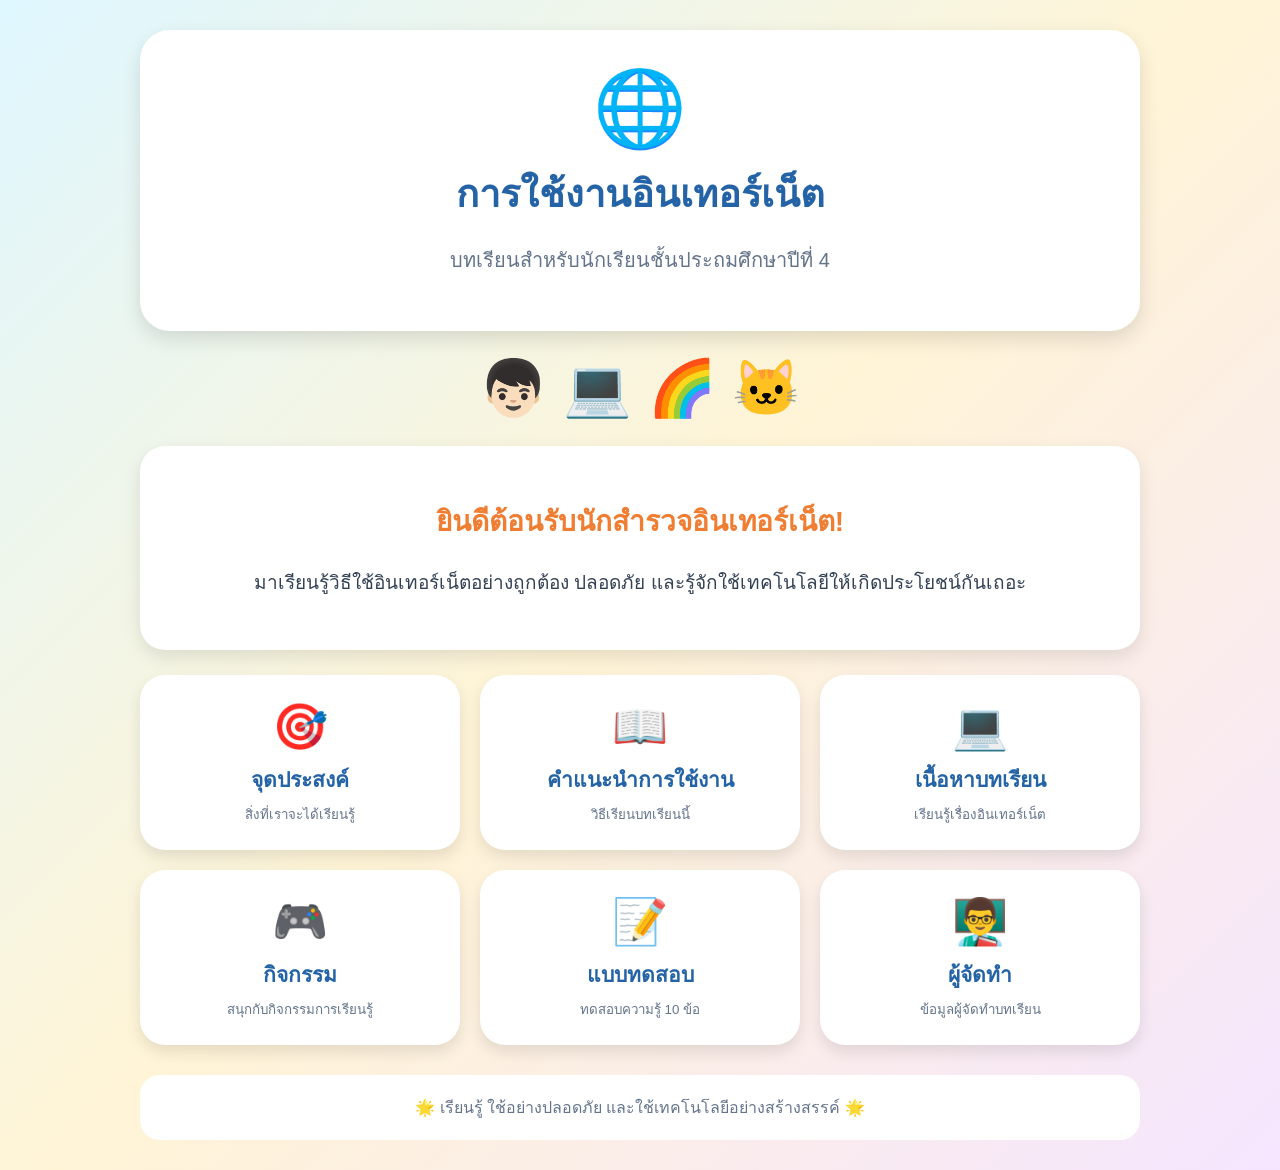
<file: index.html>
<!DOCTYPE html>
<html lang="th">
<head>
<meta charset="UTF-8">
<meta name="viewport" content="width=device-width, initial-scale=1.0">
<title>การใช้งานอินเทอร์เน็ต ป.4</title>
<link rel="stylesheet" href="style.css">
</head>

<body>

<div class="container">

<header>
    <div class="logo">🌐</div>
    <h1>การใช้งานอินเทอร์เน็ต</h1>
    <p>บทเรียนสำหรับนักเรียนชั้นประถมศึกษาปีที่ 4</p>
</header>

<div class="cartoon">👦🏻 💻 🌈 🐱</div>

<section class="welcome">
    <h2>ยินดีต้อนรับนักสำรวจอินเทอร์เน็ต!</h2>
    <p>
        มาเรียนรู้วิธีใช้อินเทอร์เน็ตอย่างถูกต้อง ปลอดภัย
        และรู้จักใช้เทคโนโลยีให้เกิดประโยชน์กันเถอะ
    </p>
</section>

<div class="menu">

<a href="objective.html">
    <span>🎯</span>
    <b>จุดประสงค์</b>
    <small>สิ่งที่เราจะได้เรียนรู้</small>
</a>

<a href="guide.html">
    <span>📖</span>
    <b>คำแนะนำการใช้งาน</b>
    <small>วิธีเรียนบทเรียนนี้</small>
</a>

<a href="content.html">
    <span>💻</span>
    <b>เนื้อหาบทเรียน</b>
    <small>เรียนรู้เรื่องอินเทอร์เน็ต</small>
</a>

<a href="activity.html">
    <span>🎮</span>
    <b>กิจกรรม</b>
    <small>สนุกกับกิจกรรมการเรียนรู้</small>
</a>

<a href="quiz.html">
    <span>📝</span>
    <b>แบบทดสอบ</b>
    <small>ทดสอบความรู้ 10 ข้อ</small>
</a>

<a href="author.html">
    <span>👨‍🏫</span>
    <b>ผู้จัดทำ</b>
    <small>ข้อมูลผู้จัดทำบทเรียน</small>
</a>

</div>

<footer>
    🌟 เรียนรู้ ใช้อย่างปลอดภัย และใช้เทคโนโลยีอย่างสร้างสรรค์ 🌟
</footer>

</div>

</body>
</html>
</file>
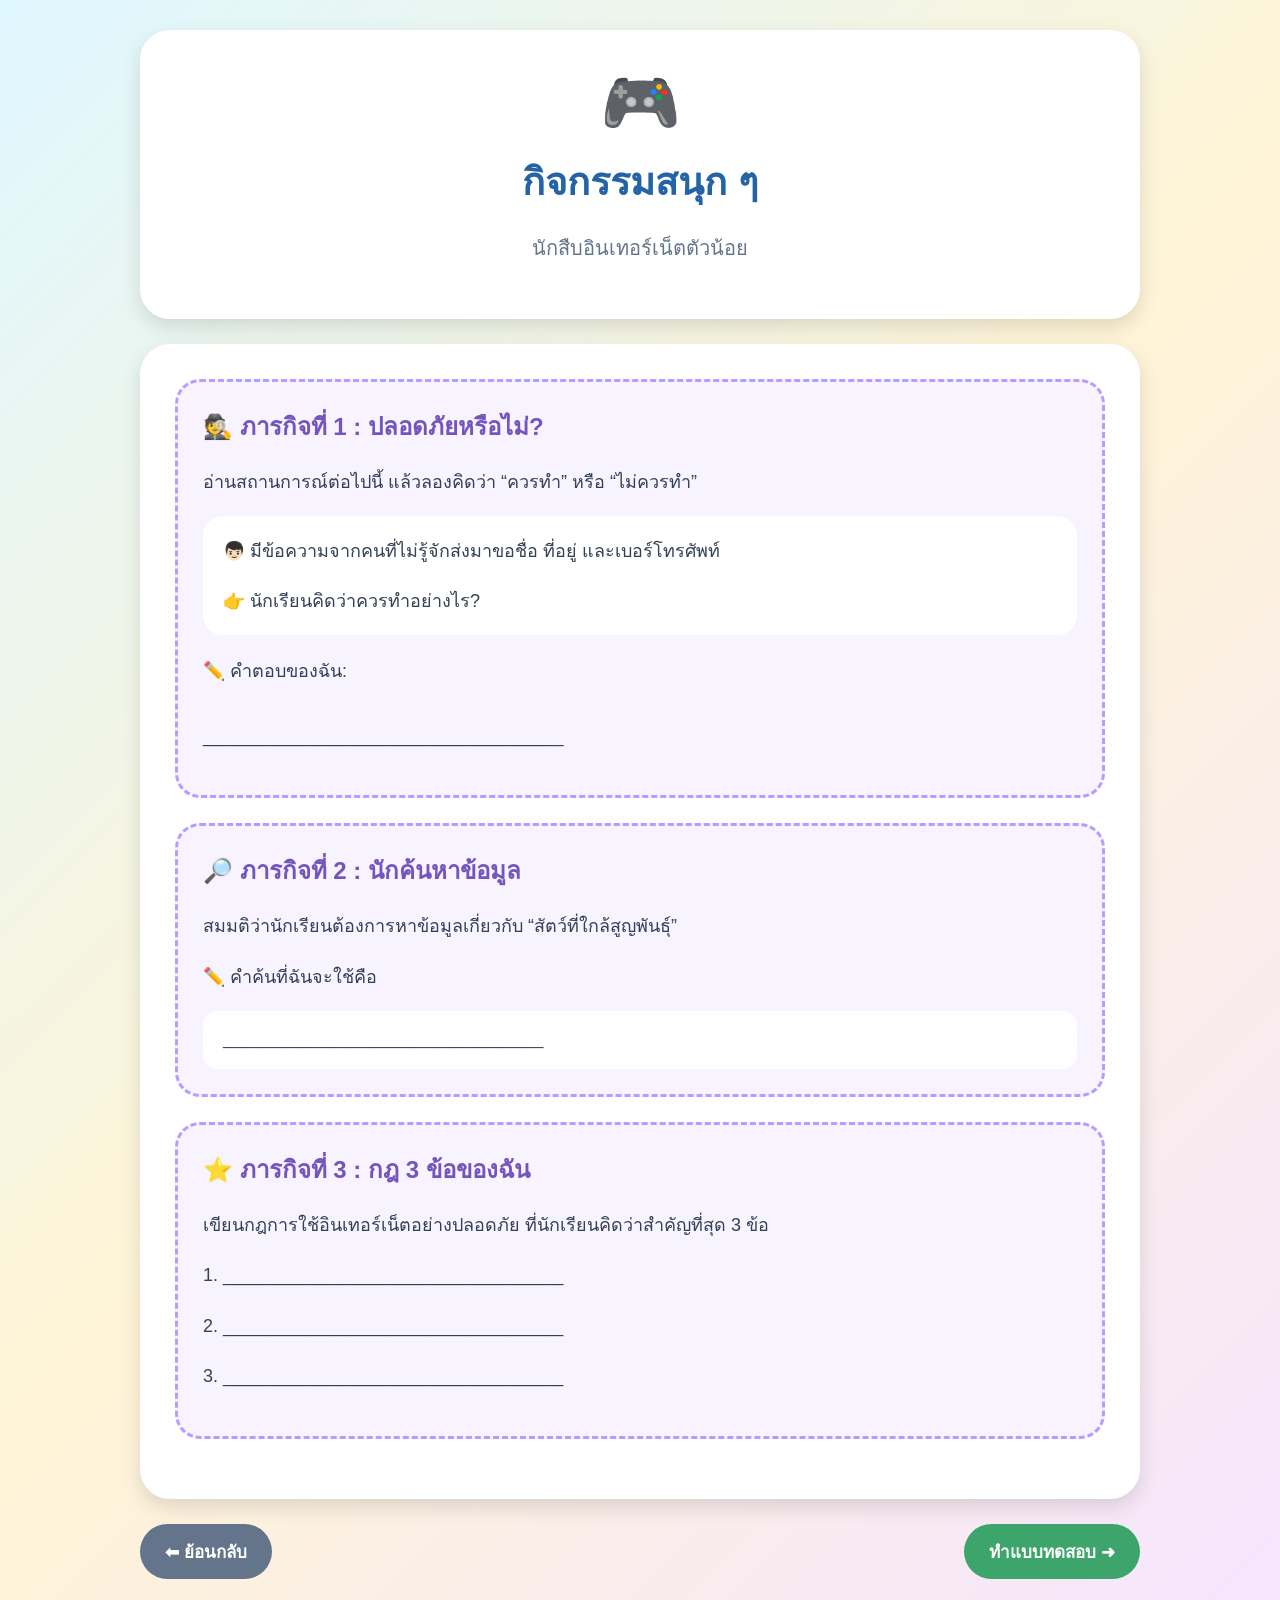
<file: activity.html>
<!DOCTYPE html>
<html lang="th">
<head>
<meta charset="UTF-8">
<meta name="viewport" content="width=device-width, initial-scale=1.0">
<title>กิจกรรม</title>
<link rel="stylesheet" href="style.css">
</head>

<body>

<div class="container">

<header>
    <div class="page-icon">🎮</div>
    <h1>กิจกรรมสนุก ๆ</h1>
    <p>นักสืบอินเทอร์เน็ตตัวน้อย</p>
</header>

<div class="content-box">

<div class="mission">
    <h2>🕵️ ภารกิจที่ 1 : ปลอดภัยหรือไม่?</h2>

    <p>
    อ่านสถานการณ์ต่อไปนี้ แล้วลองคิดว่า
    “ควรทำ” หรือ “ไม่ควรทำ”
    </p>

    <div class="scenario">
        👦🏻 มีข้อความจากคนที่ไม่รู้จักส่งมาขอชื่อ ที่อยู่
        และเบอร์โทรศัพท์
        <br><br>
        👉 นักเรียนคิดว่าควรทำอย่างไร?
    </div>

    <p class="answer">
        ✏️ คำตอบของฉัน:
        <br><br>
        ____________________________________
    </p>
</div>

<div class="mission">
    <h2>🔎 ภารกิจที่ 2 : นักค้นหาข้อมูล</h2>

    <p>
    สมมติว่านักเรียนต้องการหาข้อมูลเกี่ยวกับ
    “สัตว์ที่ใกล้สูญพันธุ์”
    </p>

    <p>
    ✏️ คำค้นที่ฉันจะใช้คือ
    </p>

    <div class="answer-line">
        ____________________________________
    </div>
</div>

<div class="mission">
    <h2>⭐ ภารกิจที่ 3 : กฎ 3 ข้อของฉัน</h2>

    <p>
    เขียนกฎการใช้อินเทอร์เน็ตอย่างปลอดภัย
    ที่นักเรียนคิดว่าสำคัญที่สุด 3 ข้อ
    </p>

    <p>1. __________________________________</p>
    <p>2. __________________________________</p>
    <p>3. __________________________________</p>
</div>

</div>

<div class="buttons">
    <a href="content.html" class="btn">⬅ ย้อนกลับ</a>
    <a href="quiz.html" class="btn next">ทำแบบทดสอบ ➜</a>
</div>

</div>

</body>
</html>
</file>
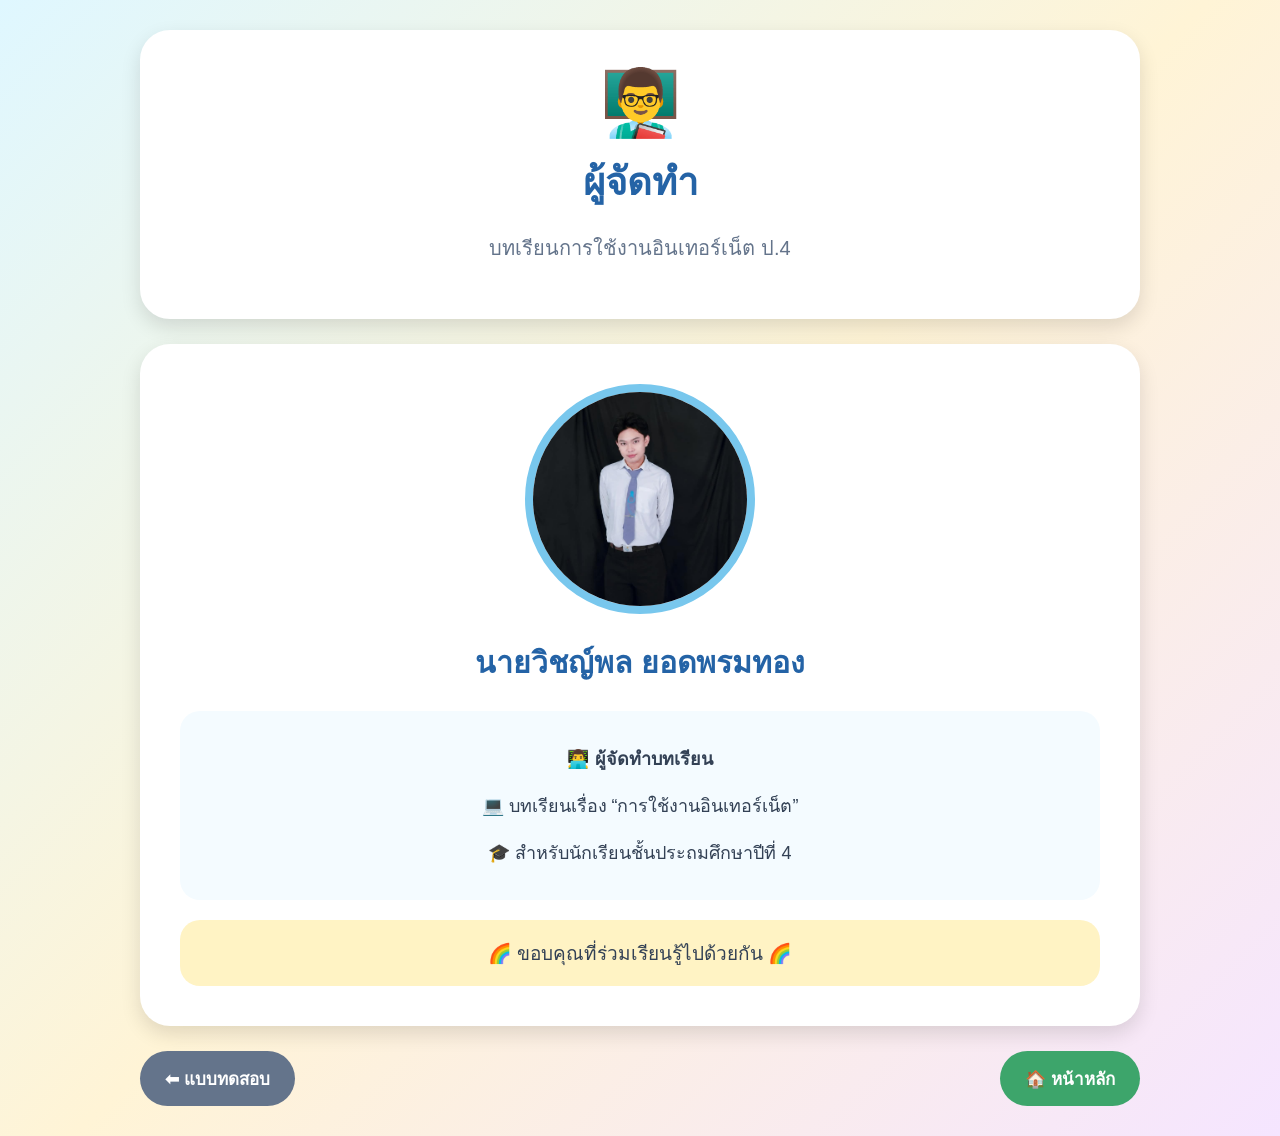
<file: author.html>
<!DOCTYPE html>
<html lang="th">
<head>
<meta charset="UTF-8">
<meta name="viewport" content="width=device-width, initial-scale=1.0">
<title>ผู้จัดทำ</title>
<link rel="stylesheet" href="style.css">
</head>

<body>

<div class="container">

<header>
    <div class="page-icon">👨‍🏫</div>
    <h1>ผู้จัดทำ</h1>
    <p>บทเรียนการใช้งานอินเทอร์เน็ต ป.4</p>
</header>

<div class="author-card">

<div class="photo-frame">

    <img src="author.jpg"
         alt="รูปผู้จัดทำ"
         onerror="this.style.display='none'; document.getElementById('photoText').style.display='block';">
</div>

<h2>นายวิชญ์พล ยอดพรมทอง</h2>

<div class="author-info">

<p>👨‍💻 <b>ผู้จัดทำบทเรียน</b></p>

<p>
💻 บทเรียนเรื่อง “การใช้งานอินเทอร์เน็ต”
</p>

<p>
🎓 สำหรับนักเรียนชั้นประถมศึกษาปีที่ 4
</p>

</div>

<div class="thank">
    🌈 ขอบคุณที่ร่วมเรียนรู้ไปด้วยกัน 🌈
</div>

</div>

<div class="buttons">
    <a href="quiz.html" class="btn">⬅ แบบทดสอบ</a>
    <a href="index.html" class="btn next">🏠 หน้าหลัก</a>
</div>

</div>

</body>
</html>
</file>
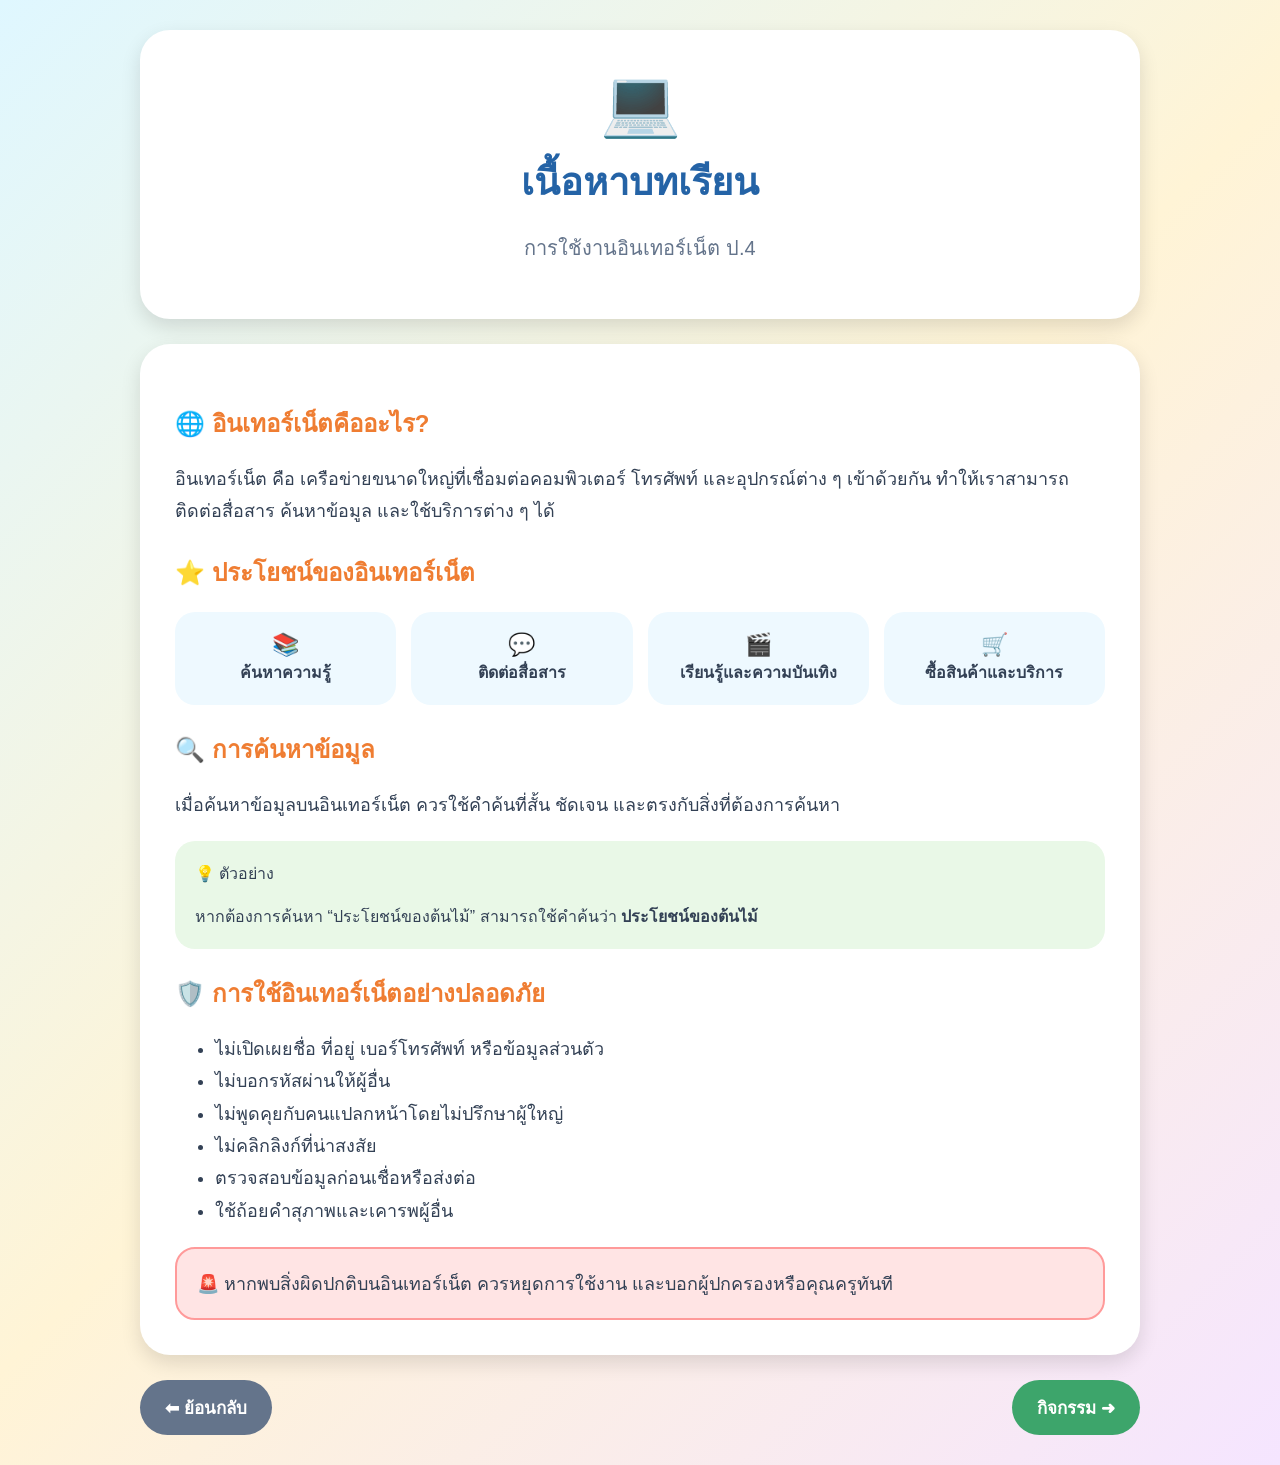
<file: content.html>
<!DOCTYPE html>
<html lang="th">
<head>
<meta charset="UTF-8">
<meta name="viewport" content="width=device-width, initial-scale=1.0">
<title>เนื้อหาบทเรียน</title>
<link rel="stylesheet" href="style.css">
</head>

<body>

<div class="container">

<header>
    <div class="page-icon">💻</div>
    <h1>เนื้อหาบทเรียน</h1>
    <p>การใช้งานอินเทอร์เน็ต ป.4</p>
</header>

<div class="content-box">

<h2>🌐 อินเทอร์เน็ตคืออะไร?</h2>

<p>
อินเทอร์เน็ต คือ เครือข่ายขนาดใหญ่ที่เชื่อมต่อคอมพิวเตอร์
โทรศัพท์ และอุปกรณ์ต่าง ๆ เข้าด้วยกัน ทำให้เราสามารถ
ติดต่อสื่อสาร ค้นหาข้อมูล และใช้บริการต่าง ๆ ได้
</p>

<h2>⭐ ประโยชน์ของอินเทอร์เน็ต</h2>

<div class="benefit-grid">

<div class="benefit">📚<br><b>ค้นหาความรู้</b></div>
<div class="benefit">💬<br><b>ติดต่อสื่อสาร</b></div>
<div class="benefit">🎬<br><b>เรียนรู้และความบันเทิง</b></div>
<div class="benefit">🛒<br><b>ซื้อสินค้าและบริการ</b></div>

</div>

<h2>🔍 การค้นหาข้อมูล</h2>

<p>
เมื่อค้นหาข้อมูลบนอินเทอร์เน็ต ควรใช้คำค้นที่สั้น
ชัดเจน และตรงกับสิ่งที่ต้องการค้นหา
</p>

<div class="example">
    💡 ตัวอย่าง<br><br>
    หากต้องการค้นหา “ประโยชน์ของต้นไม้”
    สามารถใช้คำค้นว่า <b>ประโยชน์ของต้นไม้</b>
</div>

<h2>🛡️ การใช้อินเทอร์เน็ตอย่างปลอดภัย</h2>

<ul>
<li>ไม่เปิดเผยชื่อ ที่อยู่ เบอร์โทรศัพท์ หรือข้อมูลส่วนตัว</li>
<li>ไม่บอกรหัสผ่านให้ผู้อื่น</li>
<li>ไม่พูดคุยกับคนแปลกหน้าโดยไม่ปรึกษาผู้ใหญ่</li>
<li>ไม่คลิกลิงก์ที่น่าสงสัย</li>
<li>ตรวจสอบข้อมูลก่อนเชื่อหรือส่งต่อ</li>
<li>ใช้ถ้อยคำสุภาพและเคารพผู้อื่น</li>
</ul>

<div class="warning">
    🚨 หากพบสิ่งผิดปกติบนอินเทอร์เน็ต ควรหยุดการใช้งาน
    และบอกผู้ปกครองหรือคุณครูทันที
</div>

</div>

<div class="buttons">
    <a href="guide.html" class="btn">⬅ ย้อนกลับ</a>
    <a href="activity.html" class="btn next">กิจกรรม ➜</a>
</div>

</div>

</body>
</html>
</file>
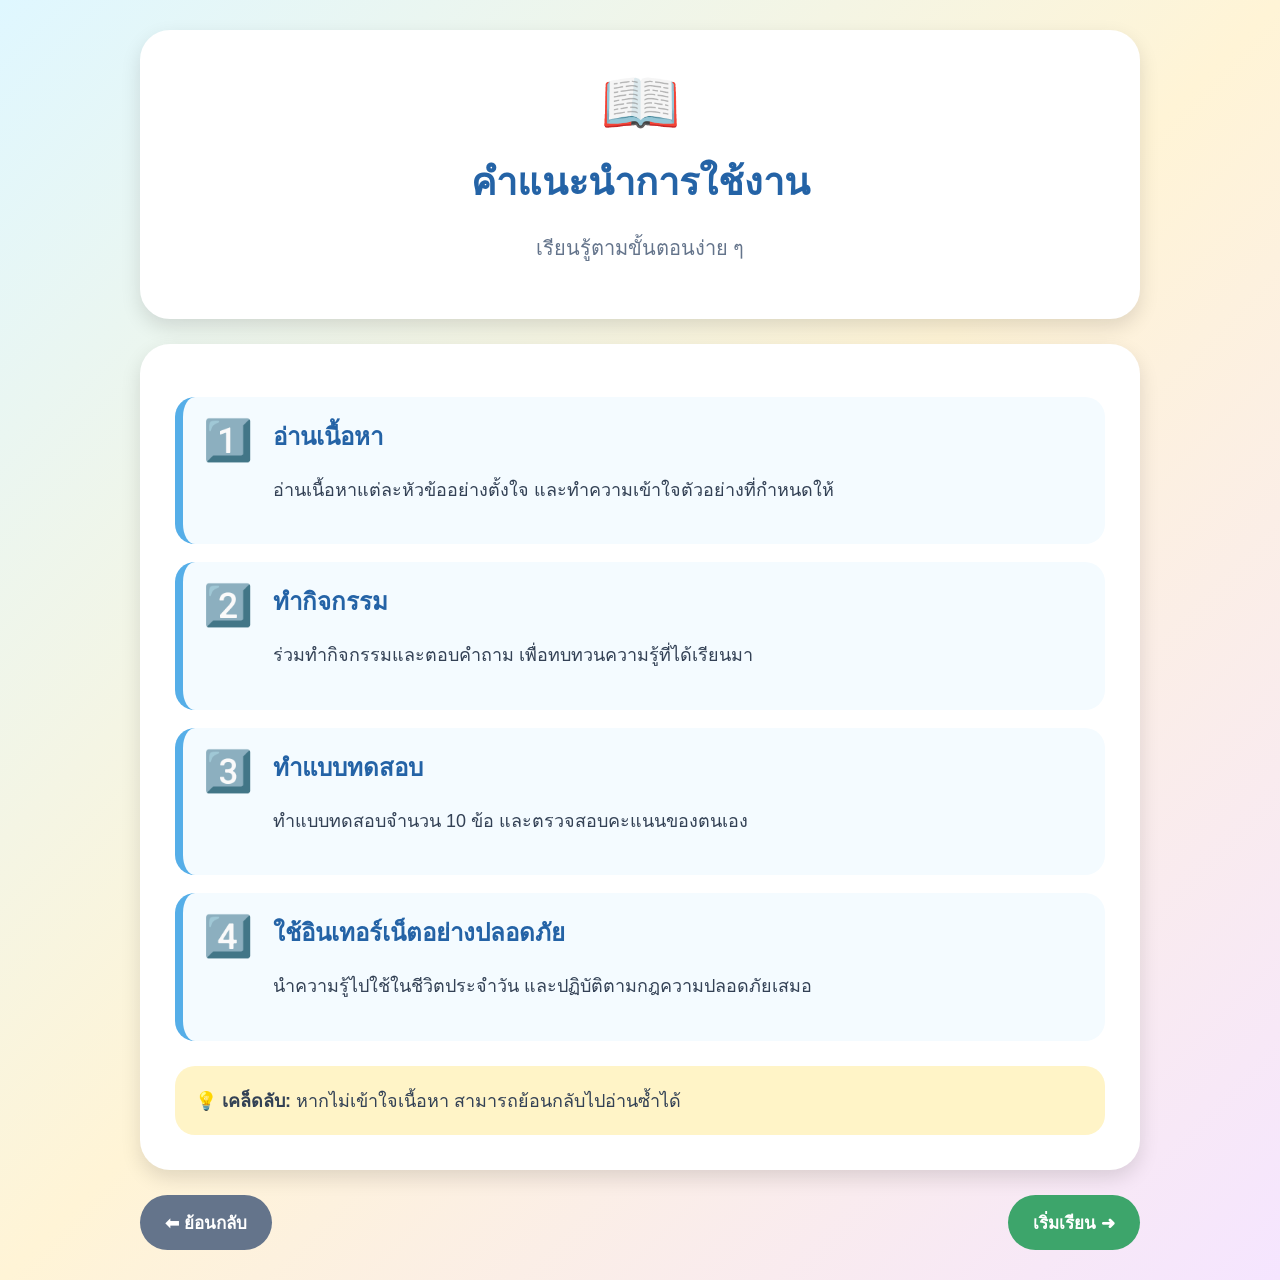
<file: guide.html>
<!DOCTYPE html>
<html lang="th">
<head>
<meta charset="UTF-8">
<meta name="viewport" content="width=device-width, initial-scale=1.0">
<title>คำแนะนำการใช้งาน</title>
<link rel="stylesheet" href="style.css">
</head>

<body>

<div class="container">

<header>
    <div class="page-icon">📖</div>
    <h1>คำแนะนำการใช้งาน</h1>
    <p>เรียนรู้ตามขั้นตอนง่าย ๆ</p>
</header>

<div class="content-box">

<div class="guide-card">
    <span>1️⃣</span>
    <div>
        <h2>อ่านเนื้อหา</h2>
        <p>อ่านเนื้อหาแต่ละหัวข้ออย่างตั้งใจ และทำความเข้าใจตัวอย่างที่กำหนดให้</p>
    </div>
</div>

<div class="guide-card">
    <span>2️⃣</span>
    <div>
        <h2>ทำกิจกรรม</h2>
        <p>ร่วมทำกิจกรรมและตอบคำถาม เพื่อทบทวนความรู้ที่ได้เรียนมา</p>
    </div>
</div>

<div class="guide-card">
    <span>3️⃣</span>
    <div>
        <h2>ทำแบบทดสอบ</h2>
        <p>ทำแบบทดสอบจำนวน 10 ข้อ และตรวจสอบคะแนนของตนเอง</p>
    </div>
</div>

<div class="guide-card">
    <span>4️⃣</span>
    <div>
        <h2>ใช้อินเทอร์เน็ตอย่างปลอดภัย</h2>
        <p>นำความรู้ไปใช้ในชีวิตประจำวัน และปฏิบัติตามกฎความปลอดภัยเสมอ</p>
    </div>
</div>

<div class="tip">
    💡 <b>เคล็ดลับ:</b> หากไม่เข้าใจเนื้อหา สามารถย้อนกลับไปอ่านซ้ำได้
</div>

</div>

<div class="buttons">
    <a href="objective.html" class="btn">⬅ ย้อนกลับ</a>
    <a href="content.html" class="btn next">เริ่มเรียน ➜</a>
</div>

</div>

</body>
</html>
</file>
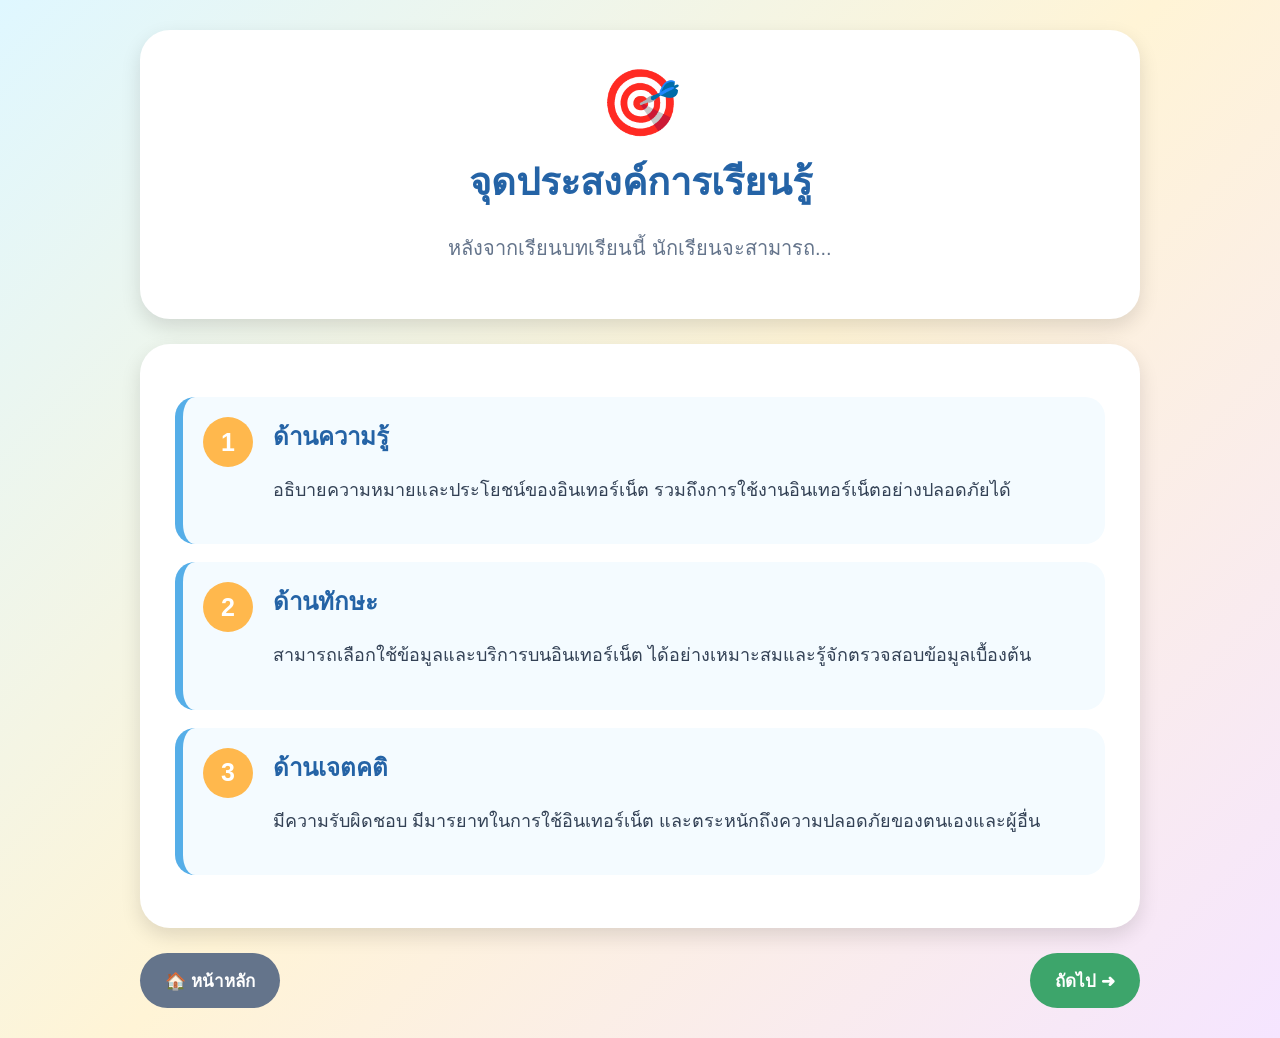
<file: objective.html>
<!DOCTYPE html>
<html lang="th">
<head>
<meta charset="UTF-8">
<meta name="viewport" content="width=device-width, initial-scale=1.0">
<title>จุดประสงค์การเรียนรู้</title>
<link rel="stylesheet" href="style.css">
</head>

<body>

<div class="container">

<header>
    <div class="page-icon">🎯</div>
    <h1>จุดประสงค์การเรียนรู้</h1>
    <p>หลังจากเรียนบทเรียนนี้ นักเรียนจะสามารถ...</p>
</header>

<div class="content-box">

<div class="objective-card">
    <div class="number">1</div>
    <div>
        <h2>ด้านความรู้</h2>
        <p>
        อธิบายความหมายและประโยชน์ของอินเทอร์เน็ต
        รวมถึงการใช้งานอินเทอร์เน็ตอย่างปลอดภัยได้
        </p>
    </div>
</div>

<div class="objective-card">
    <div class="number">2</div>
    <div>
        <h2>ด้านทักษะ</h2>
        <p>
        สามารถเลือกใช้ข้อมูลและบริการบนอินเทอร์เน็ต
        ได้อย่างเหมาะสมและรู้จักตรวจสอบข้อมูลเบื้องต้น
        </p>
    </div>
</div>

<div class="objective-card">
    <div class="number">3</div>
    <div>
        <h2>ด้านเจตคติ</h2>
        <p>
        มีความรับผิดชอบ มีมารยาทในการใช้อินเทอร์เน็ต
        และตระหนักถึงความปลอดภัยของตนเองและผู้อื่น
        </p>
    </div>
</div>

</div>

<div class="buttons">
    <a href="index.html" class="btn">🏠 หน้าหลัก</a>
    <a href="guide.html" class="btn next">ถัดไป ➜</a>
</div>

</div>

</body>
</html>
</file>
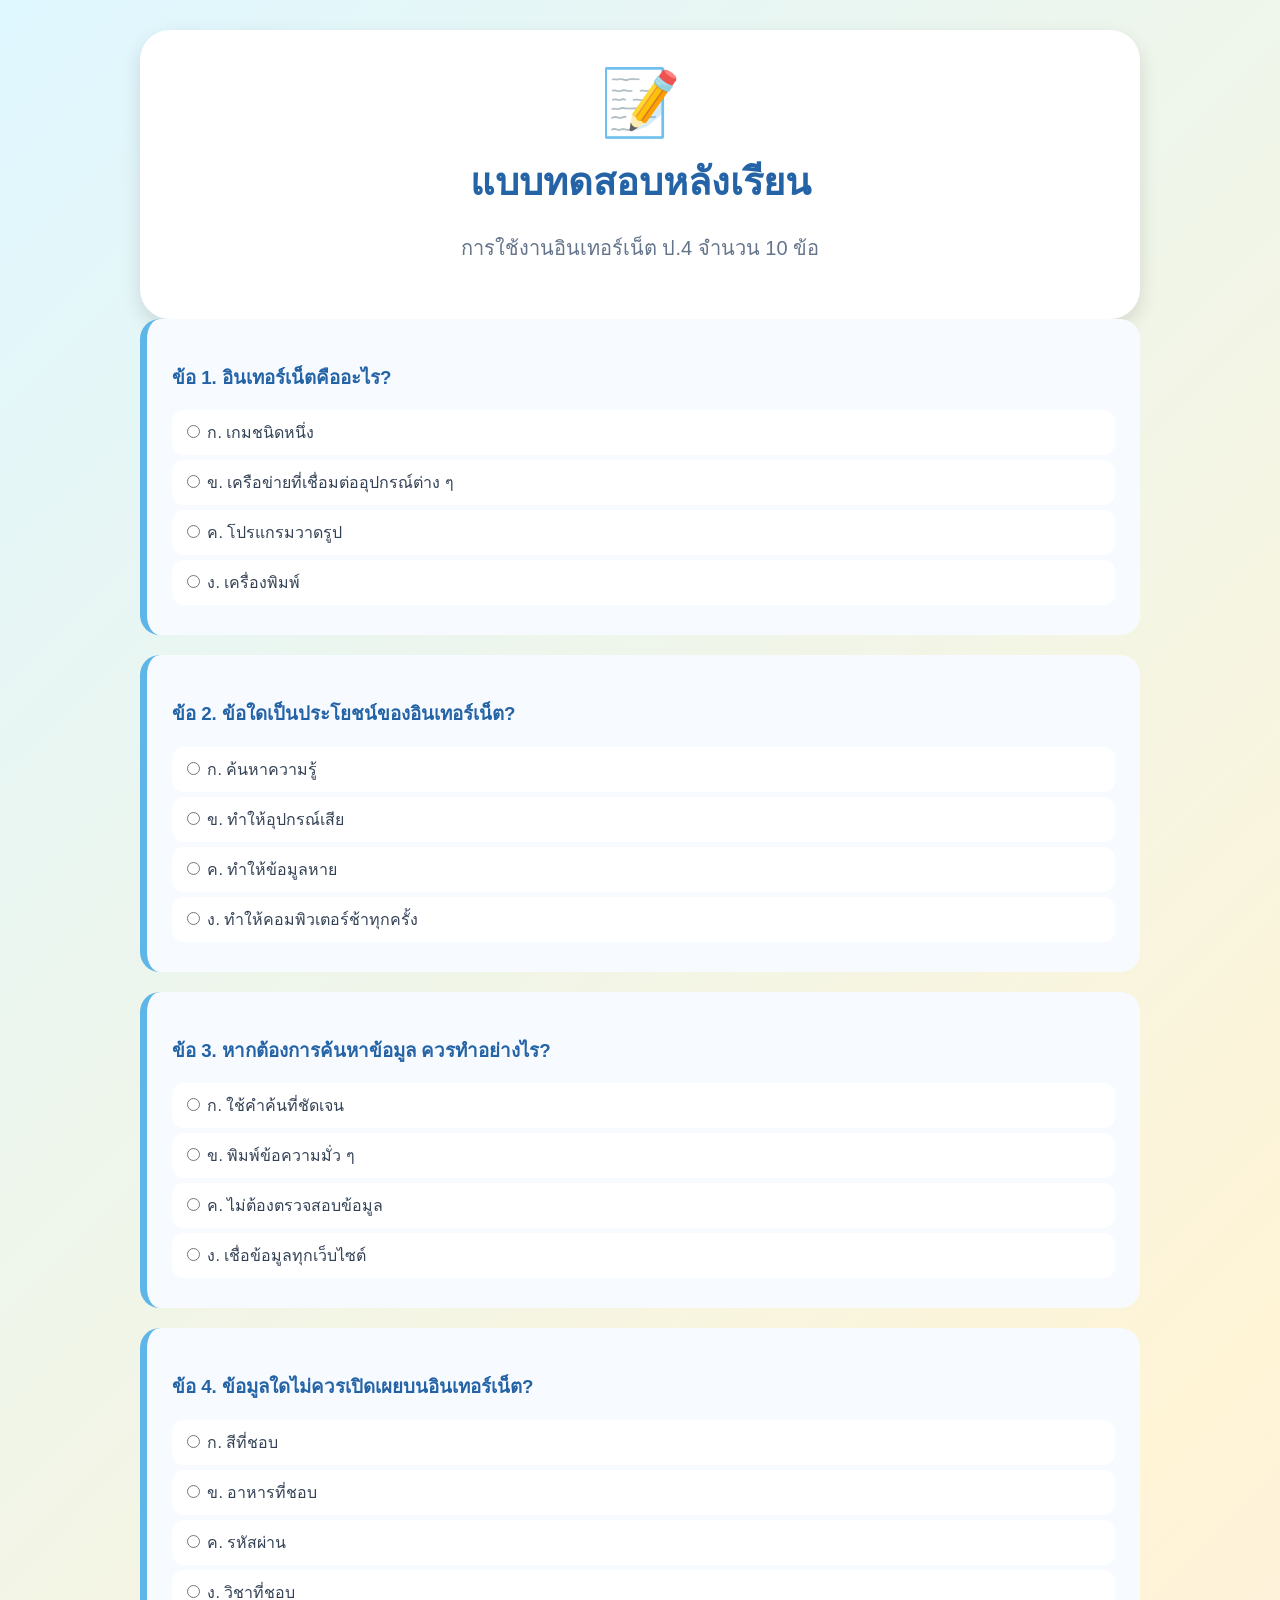
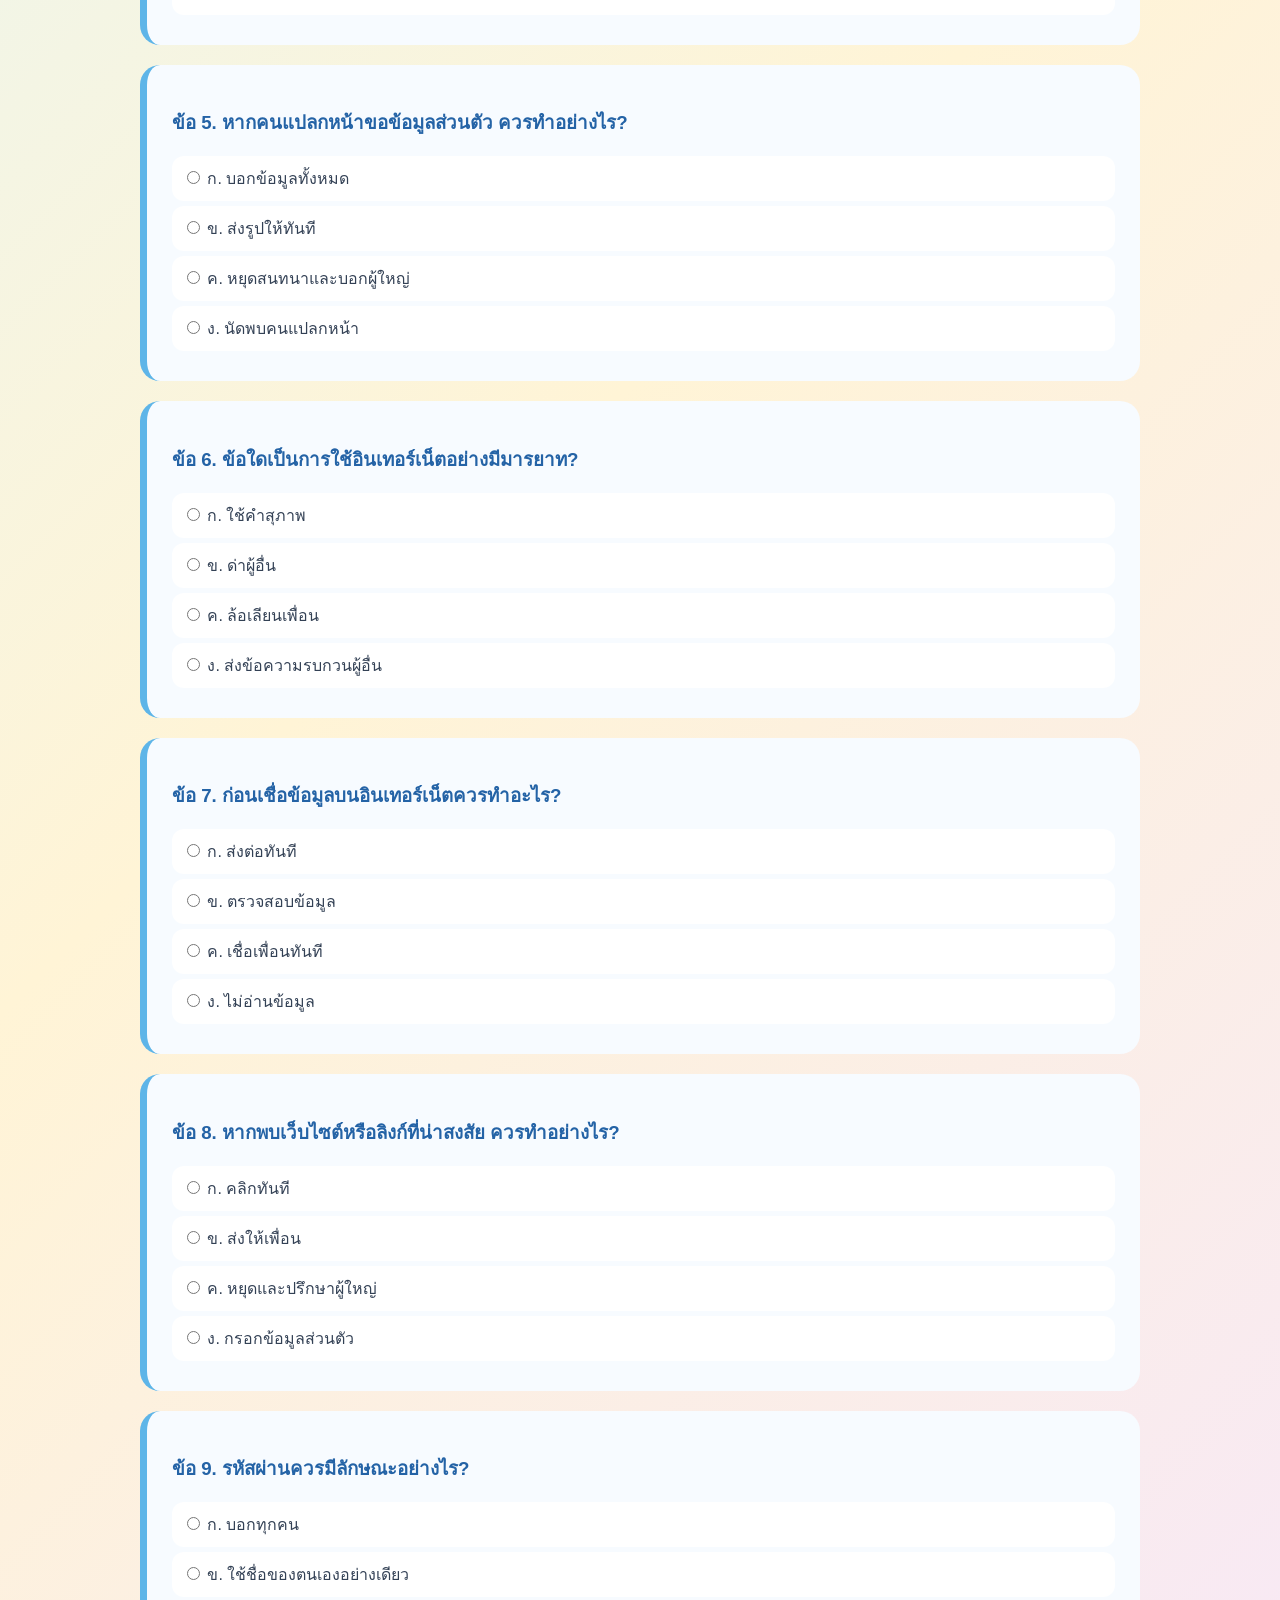
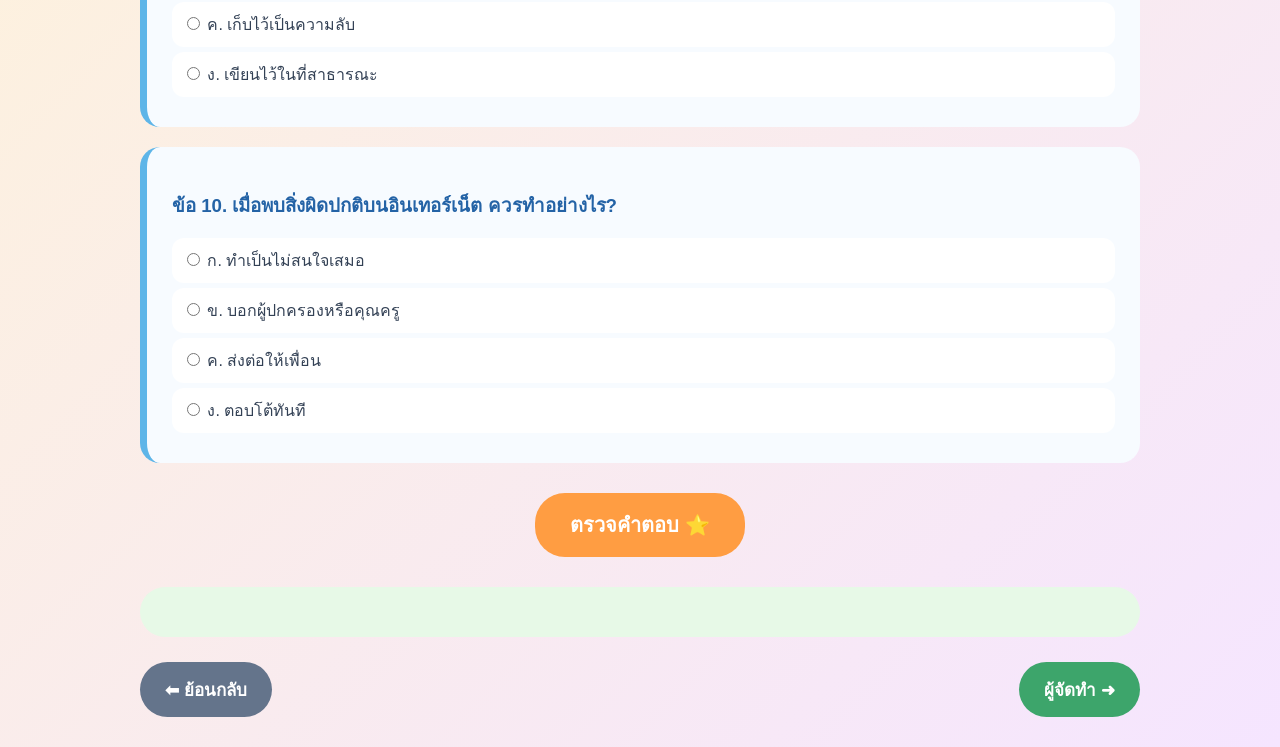
<file: quiz.html>
<!DOCTYPE html>
<html lang="th">
<head>
<meta charset="UTF-8">
<meta name="viewport" content="width=device-width, initial-scale=1.0">
<title>แบบทดสอบ</title>
<link rel="stylesheet" href="style.css">
</head>

<body>

<div class="container">

<header>
    <div class="page-icon">📝</div>
    <h1>แบบทดสอบหลังเรียน</h1>
    <p>การใช้งานอินเทอร์เน็ต ป.4 จำนวน 10 ข้อ</p>
</header>

<form id="quizForm">

<div class="question">
<h3>ข้อ 1. อินเทอร์เน็ตคืออะไร?</h3>
<label><input type="radio" name="q1" value="a"> ก. เกมชนิดหนึ่ง</label>
<label><input type="radio" name="q1" value="b"> ข. เครือข่ายที่เชื่อมต่ออุปกรณ์ต่าง ๆ</label>
<label><input type="radio" name="q1" value="c"> ค. โปรแกรมวาดรูป</label>
<label><input type="radio" name="q1" value="d"> ง. เครื่องพิมพ์</label>
</div>

<div class="question">
<h3>ข้อ 2. ข้อใดเป็นประโยชน์ของอินเทอร์เน็ต?</h3>
<label><input type="radio" name="q2" value="a"> ก. ค้นหาความรู้</label>
<label><input type="radio" name="q2" value="b"> ข. ทำให้อุปกรณ์เสีย</label>
<label><input type="radio" name="q2" value="c"> ค. ทำให้ข้อมูลหาย</label>
<label><input type="radio" name="q2" value="d"> ง. ทำให้คอมพิวเตอร์ช้าทุกครั้ง</label>
</div>

<div class="question">
<h3>ข้อ 3. หากต้องการค้นหาข้อมูล ควรทำอย่างไร?</h3>
<label><input type="radio" name="q3" value="a"> ก. ใช้คำค้นที่ชัดเจน</label>
<label><input type="radio" name="q3" value="b"> ข. พิมพ์ข้อความมั่ว ๆ</label>
<label><input type="radio" name="q3" value="c"> ค. ไม่ต้องตรวจสอบข้อมูล</label>
<label><input type="radio" name="q3" value="d"> ง. เชื่อข้อมูลทุกเว็บไซต์</label>
</div>

<div class="question">
<h3>ข้อ 4. ข้อมูลใดไม่ควรเปิดเผยบนอินเทอร์เน็ต?</h3>
<label><input type="radio" name="q4" value="a"> ก. สีที่ชอบ</label>
<label><input type="radio" name="q4" value="b"> ข. อาหารที่ชอบ</label>
<label><input type="radio" name="q4" value="c"> ค. รหัสผ่าน</label>
<label><input type="radio" name="q4" value="d"> ง. วิชาที่ชอบ</label>
</div>

<div class="question">
<h3>ข้อ 5. หากคนแปลกหน้าขอข้อมูลส่วนตัว ควรทำอย่างไร?</h3>
<label><input type="radio" name="q5" value="a"> ก. บอกข้อมูลทั้งหมด</label>
<label><input type="radio" name="q5" value="b"> ข. ส่งรูปให้ทันที</label>
<label><input type="radio" name="q5" value="c"> ค. หยุดสนทนาและบอกผู้ใหญ่</label>
<label><input type="radio" name="q5" value="d"> ง. นัดพบคนแปลกหน้า</label>
</div>

<div class="question">
<h3>ข้อ 6. ข้อใดเป็นการใช้อินเทอร์เน็ตอย่างมีมารยาท?</h3>
<label><input type="radio" name="q6" value="a"> ก. ใช้คำสุภาพ</label>
<label><input type="radio" name="q6" value="b"> ข. ด่าผู้อื่น</label>
<label><input type="radio" name="q6" value="c"> ค. ล้อเลียนเพื่อน</label>
<label><input type="radio" name="q6" value="d"> ง. ส่งข้อความรบกวนผู้อื่น</label>
</div>

<div class="question">
<h3>ข้อ 7. ก่อนเชื่อข้อมูลบนอินเทอร์เน็ตควรทำอะไร?</h3>
<label><input type="radio" name="q7" value="a"> ก. ส่งต่อทันที</label>
<label><input type="radio" name="q7" value="b"> ข. ตรวจสอบข้อมูล</label>
<label><input type="radio" name="q7" value="c"> ค. เชื่อเพื่อนทันที</label>
<label><input type="radio" name="q7" value="d"> ง. ไม่อ่านข้อมูล</label>
</div>

<div class="question">
<h3>ข้อ 8. หากพบเว็บไซต์หรือลิงก์ที่น่าสงสัย ควรทำอย่างไร?</h3>
<label><input type="radio" name="q8" value="a"> ก. คลิกทันที</label>
<label><input type="radio" name="q8" value="b"> ข. ส่งให้เพื่อน</label>
<label><input type="radio" name="q8" value="c"> ค. หยุดและปรึกษาผู้ใหญ่</label>
<label><input type="radio" name="q8" value="d"> ง. กรอกข้อมูลส่วนตัว</label>
</div>

<div class="question">
<h3>ข้อ 9. รหัสผ่านควรมีลักษณะอย่างไร?</h3>
<label><input type="radio" name="q9" value="a"> ก. บอกทุกคน</label>
<label><input type="radio" name="q9" value="b"> ข. ใช้ชื่อของตนเองอย่างเดียว</label>
<label><input type="radio" name="q9" value="c"> ค. เก็บไว้เป็นความลับ</label>
<label><input type="radio" name="q9" value="d"> ง. เขียนไว้ในที่สาธารณะ</label>
</div>

<div class="question">
<h3>ข้อ 10. เมื่อพบสิ่งผิดปกติบนอินเทอร์เน็ต ควรทำอย่างไร?</h3>
<label><input type="radio" name="q10" value="a"> ก. ทำเป็นไม่สนใจเสมอ</label>
<label><input type="radio" name="q10" value="b"> ข. บอกผู้ปกครองหรือคุณครู</label>
<label><input type="radio" name="q10" value="c"> ค. ส่งต่อให้เพื่อน</label>
<label><input type="radio" name="q10" value="d"> ง. ตอบโต้ทันที</label>
</div>

<button type="button" onclick="checkQuiz()" class="submit-btn">
ตรวจคำตอบ ⭐
</button>

</form>

<div id="result"></div>

<div class="buttons">
<a href="activity.html" class="btn">⬅ ย้อนกลับ</a>
<a href="author.html" class="btn next">ผู้จัดทำ ➜</a>
</div>

</div>

<script>

function checkQuiz(){

const answers = {
q1:"b",
q2:"a",
q3:"a",
q4:"c",
q5:"c",
q6:"a",
q7:"b",
q8:"c",
q9:"c",
q10:"b"
};

let score = 0;

for(let q in answers){

let selected = document.querySelector(
'input[name="'+q+'"]:checked'
);

if(selected && selected.value === answers[q]){
score++;
}

}

let message="";

if(score >= 8){
message="🎉 เก่งมาก! ความรู้เรื่องอินเทอร์เน็ตของคุณดีมาก";
}
else if(score >= 5){
message="😊 ทำได้ดี! ลองทบทวนเนื้อหาอีกครั้ง";
}
else{
message="💪 ไม่เป็นไรนะ ลองกลับไปอ่านบทเรียนแล้วทำใหม่";
}

document.getElementById("result").innerHTML =
"<h2>คะแนนของคุณ "+score+" / 10 คะแนน</h2>"+
"<p>"+message+"</p>";

}

</script>

</body>
</html>
</file>
<file: style.css>
*{
    box-sizing:border-box;
}

body{
    margin:0;
    font-family:"Trebuchet MS","Arial",sans-serif;
    background:linear-gradient(135deg,#dff7ff,#fff4d6,#f5e5ff);
    color:#334155;
}

.container{
    width:90%;
    max-width:1000px;
    margin:30px auto;
}

header{
    text-align:center;
    background:white;
    border-radius:30px;
    padding:30px 20px;
    box-shadow:0 8px 20px rgba(0,0,0,.12);
    border:5px solid #fff;
}

.logo{
    font-size:75px;
}

.page-icon{
    font-size:65px;
}

header h1{
    margin:10px 0;
    color:#2463a6;
    font-size:38px;
}

header p{
    font-size:20px;
    color:#64748b;
}

.cartoon{
    text-align:center;
    font-size:55px;
    padding:25px;
}

.welcome{
    background:#fff;
    padding:30px;
    border-radius:25px;
    text-align:center;
    margin-bottom:25px;
    box-shadow:0 7px 18px rgba(0,0,0,.1);
}

.welcome h2{
    color:#ef7d32;
    font-size:28px;
}

.welcome p{
    font-size:19px;
    line-height:1.8;
}

.menu{
    display:grid;
    grid-template-columns:repeat(3,1fr);
    gap:20px;
}

.menu a{
    text-decoration:none;
    background:white;
    padding:25px 15px;
    border-radius:25px;
    text-align:center;
    box-shadow:0 7px 15px rgba(0,0,0,.1);
    transition:.2s;
    color:#334155;
}

.menu a:hover{
    transform:translateY(-7px);
}

.menu span{
    display:block;
    font-size:45px;
    margin-bottom:10px;
}

.menu b{
    display:block;
    font-size:21px;
    color:#2463a6;
}

.menu small{
    display:block;
    margin-top:8px;
    color:#64748b;
}

.content-box{
    background:white;
    margin-top:25px;
    padding:35px;
    border-radius:30px;
    box-shadow:0 8px 20px rgba(0,0,0,.12);
}

.content-box h2{
    color:#ef7d32;
    margin-top:25px;
}

.content-box p,
.content-box li{
    font-size:18px;
    line-height:1.8;
}

.objective-card,
.guide-card{
    display:flex;
    align-items:flex-start;
    gap:20px;
    background:#f4fbff;
    margin:18px 0;
    padding:20px;
    border-radius:20px;
    border-left:8px solid #55aee8;
}

.objective-card h2,
.guide-card h2{
    margin:0 0 8px;
    color:#2463a6;
}

.number{
    background:#ffb84d;
    width:50px;
    height:50px;
    min-width:50px;
    border-radius:50%;
    display:flex;
    justify-content:center;
    align-items:center;
    font-size:25px;
    font-weight:bold;
    color:white;
}

.guide-card span{
    font-size:40px;
}

.tip{
    background:#fff4c7;
    padding:20px;
    border-radius:20px;
    margin-top:25px;
    font-size:18px;
}

.benefit-grid{
    display:grid;
    grid-template-columns:repeat(4,1fr);
    gap:15px;
}

.benefit{
    background:#eef9ff;
    padding:20px 10px;
    text-align:center;
    border-radius:20px;
    font-size:22px;
}

.benefit b{
    font-size:16px;
}

.example{
    background:#e9f8e7;
    padding:20px;
    border-radius:20px;
    margin:20px 0;
}

.warning{
    background:#ffe4e4;
    border:2px solid #ff9a9a;
    padding:20px;
    border-radius:20px;
    margin-top:20px;
    font-size:18px;
}

.mission{
    background:#f7f3ff;
    padding:25px;
    border-radius:25px;
    margin-bottom:25px;
    border:3px dashed #b69cff;
}

.mission h2{
    margin-top:0;
    color:#7555bd;
}

.scenario{
    background:white;
    padding:20px;
    border-radius:20px;
    font-size:18px;
}

.answer{
    margin-top:20px;
}

.answer-line{
    background:white;
    border-radius:15px;
    padding:20px;
}

.question{
    background:#f7fbff;
    padding:25px;
    margin-bottom:20px;
    border-radius:20px;
    border-left:7px solid #5eb5e8;
}

.question h3{
    color:#2463a6;
}

.question label{
    display:block;
    padding:10px;
    margin:5px 0;
    background:white;
    border-radius:12px;
    cursor:pointer;
}

.question label:hover{
    background:#e9f7ff;
}

.submit-btn{
    display:block;
    margin:30px auto;
    padding:16px 35px;
    border:none;
    border-radius:30px;
    background:#ff9d42;
    color:white;
    font-size:20px;
    font-weight:bold;
    cursor:pointer;
}

.submit-btn:hover{
    background:#f07f18;
}

#result{
    text-align:center;
    background:#e7f9e7;
    padding:25px;
    border-radius:25px;
    margin:20px 0;
}

.author-card{
    background:white;
    margin-top:25px;
    padding:40px;
    text-align:center;
    border-radius:30px;
    box-shadow:0 8px 20px rgba(0,0,0,.12);
}

.photo-frame{
    width:230px;
    height:230px;
    margin:0 auto 25px;
    border-radius:50%;
    overflow:hidden;
    background:#e8f7ff;
    border:8px solid #78c7ed;
    display:flex;
    justify-content:center;
    align-items:center;
}

.photo-frame img{
    width:100%;
    height:100%;
    object-fit:cover;
}

.photo-placeholder{
    font-size:60px;
    color:#78bce0;
}

.photo-placeholder small{
    display:block;
    font-size:14px;
    color:#64748b;
}

.author-card h2{
    color:#2463a6;
    font-size:30px;
}

.author-info{
    background:#f4fbff;
    border-radius:20px;
    padding:15px;
    font-size:18px;
}

.thank{
    background:#fff3c4;
    padding:18px;
    border-radius:20px;
    margin-top:20px;
    font-size:19px;
}

.buttons{
    display:flex;
    justify-content:space-between;
    margin:25px 0;
    gap:15px;
}

.btn{
    display:inline-block;
    text-decoration:none;
    padding:14px 25px;
    border-radius:30px;
    background:#64748b;
    color:white;
    font-weight:bold;
    font-size:17px;
}

.btn.next{
    background:#3da56b;
}

footer{
    text-align:center;
    margin:30px 0;
    background:white;
    padding:20px;
    border-radius:20px;
    color:#64748b;
}

@media(max-width:700px){

    .container{
        width:94%;
        margin:15px auto;
    }

    header h1{
        font-size:28px;
    }

    .menu{
        grid-template-columns:1fr;
    }

    .benefit-grid{
        grid-template-columns:repeat(2,1fr);
    }

    .content-box{
        padding:20px;
    }

    .buttons{
        flex-direction:column;
    }

    .btn{
        text-align:center;
    }
}
</file>
